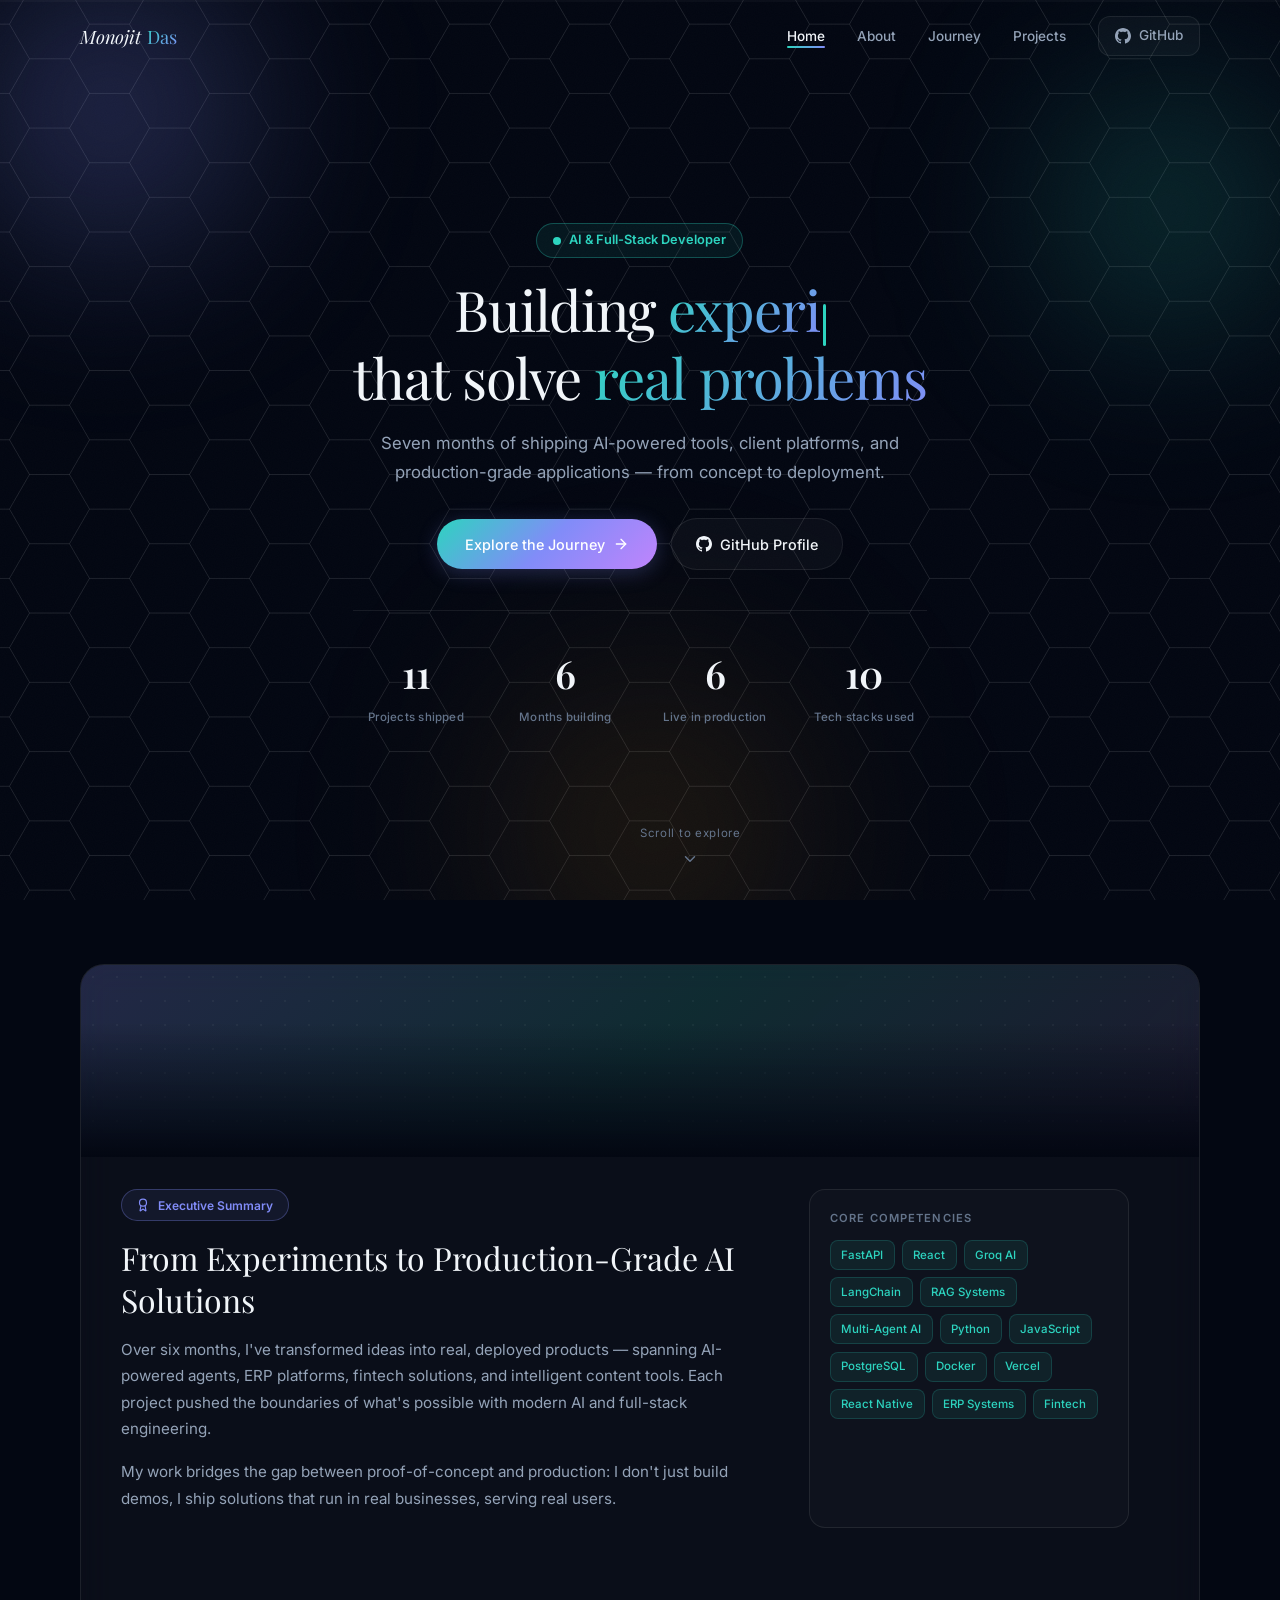
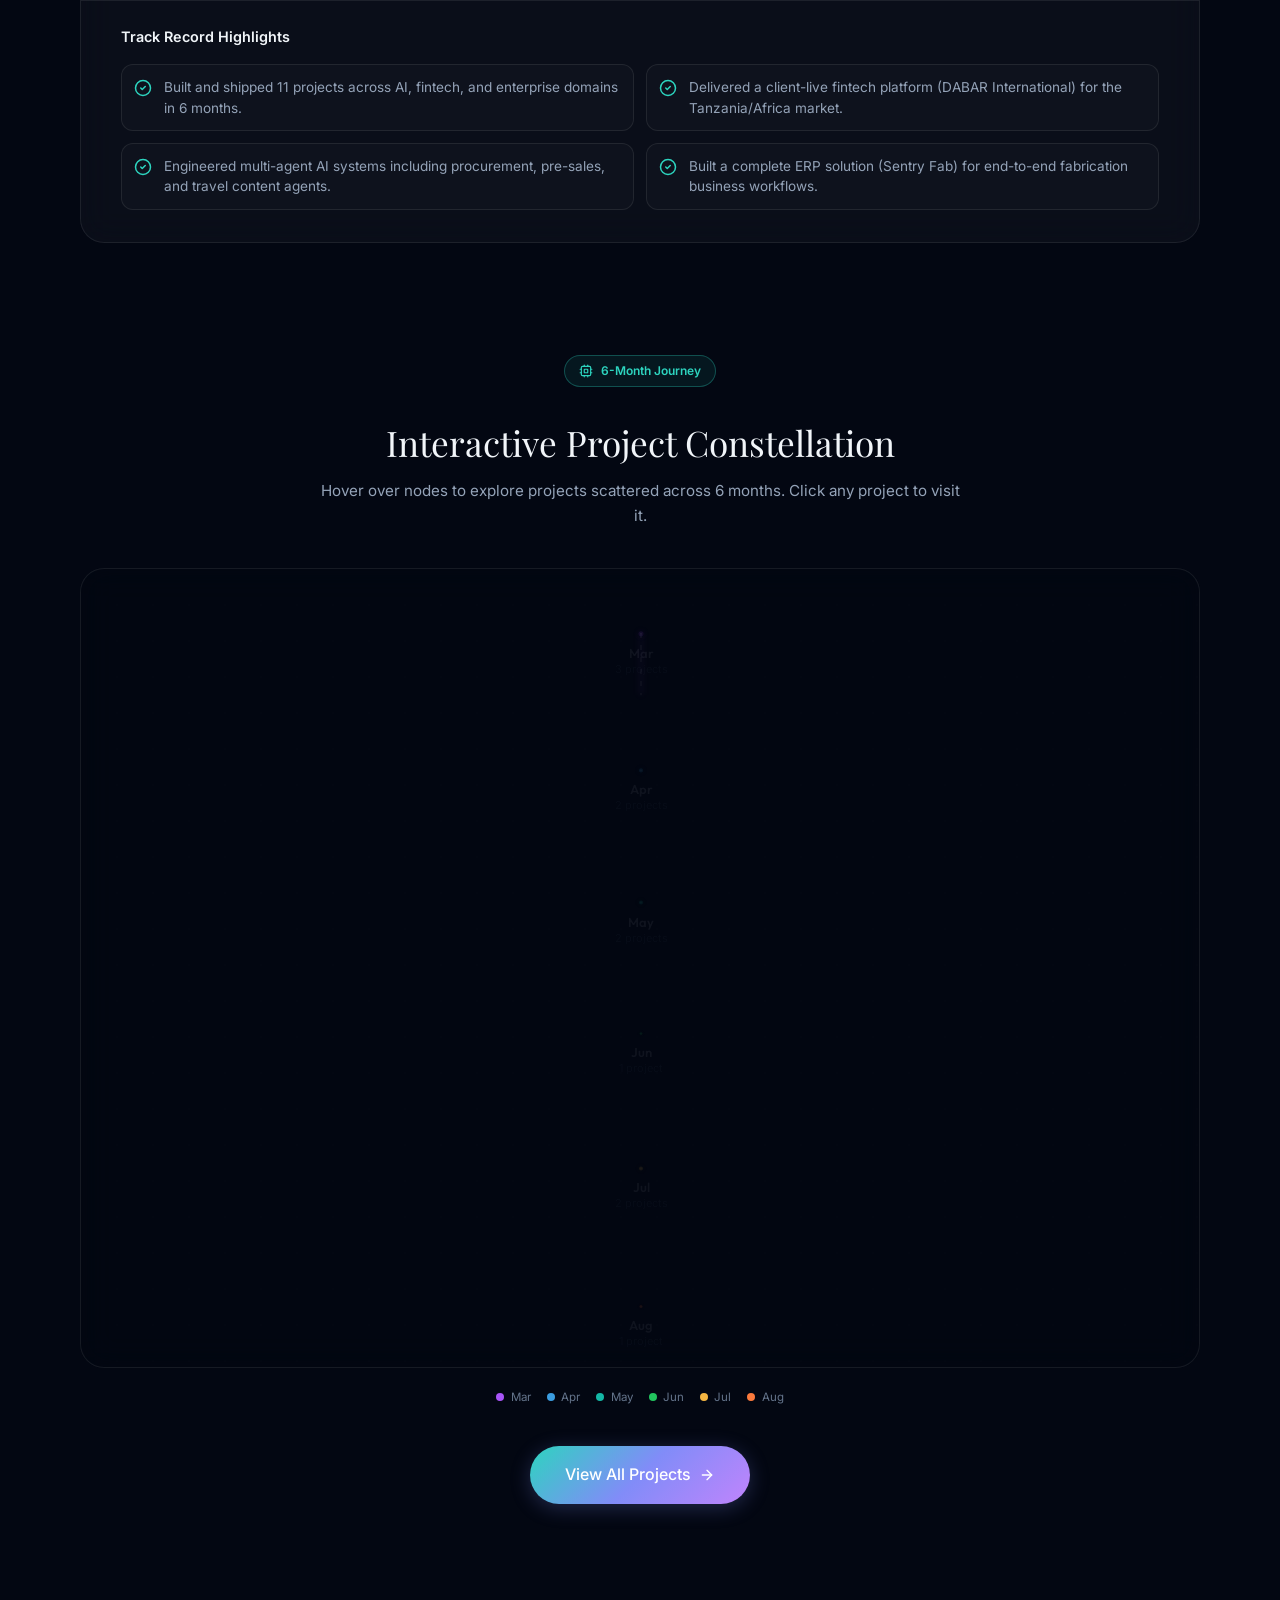
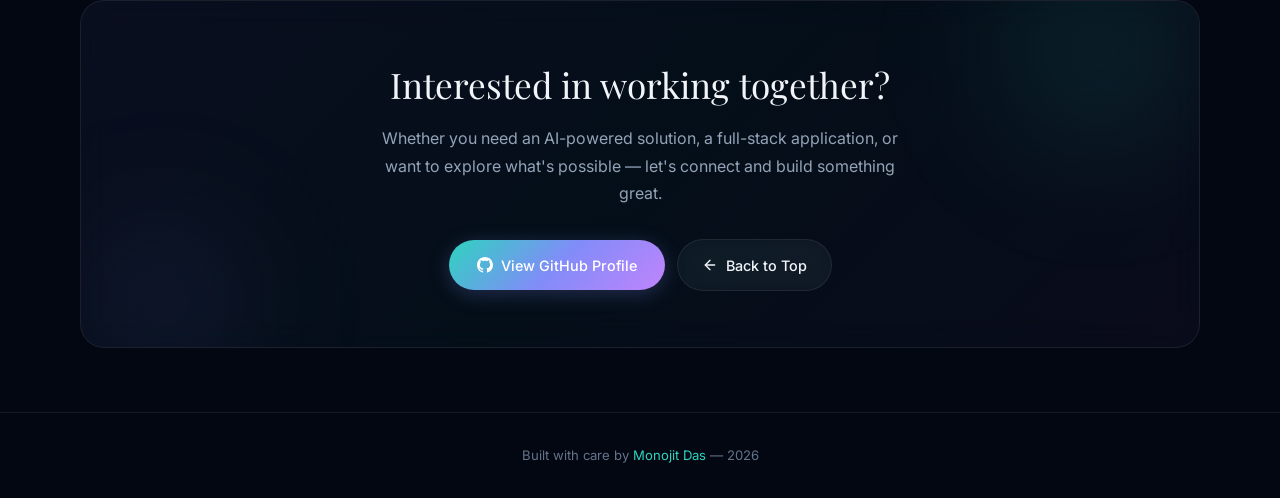
<file: index.html>
<!DOCTYPE html>
<html lang="en">

<head>
  <meta charset="UTF-8" />
  <meta name="viewport" content="width=device-width, initial-scale=1.0" />
  <title>Executive Portfolio | Monojit Das</title>
  <meta name="description"
    content="AI-Powered Solutions, Full-Stack Development, and Client Digital Transformation Portfolio" />
  <link rel="preconnect" href="https://fonts.googleapis.com">
  <link rel="preconnect" href="https://fonts.gstatic.com" crossorigin>
  <link
    href="https://fonts.googleapis.com/css2?family=Inter:wght@400;500;600&family=Outfit:wght@400;500;600;700;800&family=Playfair+Display:ital,wght@0,400;0,500;0,600;1,400;1,500&display=swap"
    rel="stylesheet">
  <link rel="stylesheet" href="styles.css" />
</head>

<body>

  <div class="progress">
    <div class="progress-fill" id="progressFill"></div>
  </div>
  <canvas id="shapegrid-canvas" class="shapegrid-canvas"></canvas>
  <div class="noise"></div>

  <!-- HEADER -->
  <header class="header" id="header">
    <div class="container">
      <a href="#" class="logo">Monojit <em class="gradient-text">Das</em></a>
      <nav>
        <ul class="nav-links">
          <li><a href="#top" class="active">Home</a></li>
          <li><a href="#about">About</a></li>
          <li><a href="#map">Journey</a></li>
          <li><a href="projects.html">Projects</a></li>
          <li>
            <a href="https://github.com/MonojitVE" target="_blank" rel="noopener" class="gh">
              <svg viewBox="0 0 24 24" fill="currentColor">
                <path
                  d="M12 0c-6.626 0-12 5.373-12 12 0 5.302 3.438 9.8 8.207 11.387.599.111.793-.261.793-.577v-2.234c-3.338.726-4.033-1.416-4.033-1.416-.546-1.387-1.333-1.756-1.333-1.756-1.089-.745.083-.729.083-.729 1.205.084 1.839 1.237 1.839 1.237 1.07 1.834 2.807 1.304 3.492.997.107-.775.418-1.305.762-1.604-2.665-.305-5.467-1.334-5.467-5.931 0-1.311.469-2.381 1.236-3.221-.124-.303-.535-1.524.117-3.176 0 0 1.008-.322 3.301 1.23.957-.266 1.983-.399 3.003-.404 1.02.005 2.047.138 3.006.404 2.291-1.552 3.297-1.23 3.297-1.23.653 1.653.242 2.874.118 3.176.77.84 1.235 1.911 1.235 3.221 0 4.609-2.807 5.624-5.479 5.921.43.372.823 1.102.823 2.222v3.293c0 .319.192.694.801.576 4.765-1.589 8.199-6.086 8.199-11.386 0-6.627-5.373-12-12-12z" />
              </svg>
              GitHub
            </a>
          </li>
        </ul>
      </nav>
      <button type="button" class="mobile-menu-btn" id="mobileMenuBtn" aria-label="Open navigation menu">
        <svg xmlns="http://www.w3.org/2000/svg" viewBox="0 0 24 24" fill="none" stroke="currentColor" stroke-width="2"
          stroke-linecap="round" stroke-linejoin="round">
          <line x1="4" x2="20" y1="12" y2="12"></line>
          <line x1="4" x2="20" y1="6" y2="6"></line>
          <line x1="4" x2="20" y1="18" y2="18"></line>
        </svg>
      </button>
    </div>
  </header>

  <!-- Mobile nav -->
  <div class="mobile-nav" id="mobileNav">
    <button type="button" class="mobile-nav-close" id="mobileNavClose" aria-label="Close navigation menu">
      <svg xmlns="http://www.w3.org/2000/svg" viewBox="0 0 24 24" fill="none" stroke="currentColor" stroke-width="2"
        stroke-linecap="round" stroke-linejoin="round">
        <line x1="18" y1="6" x2="6" y2="18"></line>
        <line x1="6" y1="6" x2="18" y2="18"></line>
      </svg>
    </button>
    <a href="#top">Home</a>
    <a href="#about">About</a>
    <a href="#map">Journey</a>
    <a href="projects.html">Projects</a>
    <a href="https://github.com/MonojitVE" target="_blank" rel="noopener">GitHub</a>
  </div>

  <!-- HERO -->
  <section class="hero" id="top">
    <div class="hero-orb-3"></div>
    <div class="container">
      <div class="hero-content">
        <div class="badge"><span class="dot"></span>AI & Full-Stack Developer</div>
        <h1>Building <span class="roll" id="typing">experiments</span><span class="cursor"></span><br>
          that solve <span class="gradient-text">real problems</span></h1>
        <p>Seven months of shipping AI-powered tools, client platforms, and production-grade applications — from concept
          to deployment.</p>
        <div class="hero-ctas">
          <a href="#map" class="btn-primary">
            Explore the Journey
            <svg xmlns="http://www.w3.org/2000/svg" viewBox="0 0 24 24" fill="none" stroke="currentColor"
              stroke-width="2" stroke-linecap="round" stroke-linejoin="round">
              <path d="M5 12h14"></path>
              <path d="m12 5 7 7-7 7"></path>
            </svg>
          </a>
          <a href="https://github.com/MonojitVE" target="_blank" rel="noopener" class="btn-outline">
            <svg viewBox="0 0 24 24" fill="currentColor" width="16" height="16">
              <path
                d="M12 0c-6.626 0-12 5.373-12 12 0 5.302 3.438 9.8 8.207 11.387.599.111.793-.261.793-.577v-2.234c-3.338.726-4.033-1.416-4.033-1.416-.546-1.387-1.333-1.756-1.333-1.756-1.089-.745.083-.729.083-.729 1.205.084 1.839 1.237 1.839 1.237 1.07 1.834 2.807 1.304 3.492.997.107-.775.418-1.305.762-1.604-2.665-.305-5.467-1.334-5.467-5.931 0-1.311.469-2.381 1.236-3.221-.124-.303-.535-1.524.117-3.176 0 0 1.008-.322 3.301 1.23.957-.266 1.983-.399 3.003-.404 1.02.005 2.047.138 3.006.404 2.291-1.552 3.297-1.23 3.297-1.23.653 1.653.242 2.874.118 3.176.77.84 1.235 1.911 1.235 3.221 0 4.609-2.807 5.624-5.479 5.921.43.372.823 1.102.823 2.222v3.293c0 .319.192.694.801.576 4.765-1.589 8.199-6.086 8.199-11.386 0-6.627-5.373-12-12-12z" />
            </svg>
            GitHub Profile
          </a>
        </div>
        <div class="stats">
          <div class="stat">
            <div class="stat-n" id="count">0</div>
            <div class="stat-l">Projects shipped</div>
          </div>
          <div class="stat">
            <div class="stat-n">6</div>
            <div class="stat-l">Months building</div>
          </div>
          <div class="stat">
            <div class="stat-n" id="liveCount">0</div>
            <div class="stat-l">Live in production</div>
          </div>
          <div class="stat">
            <div class="stat-n" id="stackCount">0</div>
            <div class="stat-l">Tech stacks used</div>
          </div>
        </div>
      </div>
    </div>
    <div class="scroll-hint" id="scrollHint">
      <span>Scroll to explore</span>
      <svg viewBox="0 0 24 24" fill="none" stroke="currentColor" stroke-width="2" stroke-linecap="round"
        stroke-linejoin="round">
        <polyline points="6 9 12 15 18 9" />
      </svg>
    </div>
  </section>

  <!-- ABOUT -->
  <section class="about-section" id="about">
    <div class="container">
      <div class="about-card glass-card fade-in-section">
        <div class="about-banner">
          <div class="about-banner-pattern"></div>
        </div>
        <div class="about-body">
          <div class="about-text">
            <div class="section-badge">
              <svg xmlns="http://www.w3.org/2000/svg" viewBox="0 0 24 24" fill="none" stroke="currentColor"
                stroke-width="2" stroke-linecap="round" stroke-linejoin="round">
                <path
                  d="m15.477 12.89 1.515 8.526a.5.5 0 0 1-.81.47l-3.58-2.687a1 1 0 0 0-1.197 0l-3.586 2.686a.5.5 0 0 1-.81-.469l1.514-8.526">
                </path>
                <circle cx="12" cy="8" r="6"></circle>
              </svg>
              Executive Summary
            </div>
            <h2>From Experiments to Production-Grade AI Solutions</h2>
            <p>Over six months, I've transformed ideas into real, deployed products — spanning AI-powered agents, ERP
              platforms, fintech solutions, and intelligent content tools. Each project pushed the boundaries of what's
              possible with modern AI and full-stack engineering.</p>
            <p>My work bridges the gap between proof-of-concept and production: I don't just build demos, I ship
              solutions that run in real businesses, serving real users.</p>
          </div>
          <div class="competencies-card">
            <h3>Core Competencies</h3>
            <div class="competency-tags">
              <span class="competency-tag">FastAPI</span>
              <span class="competency-tag">React</span>
              <span class="competency-tag">Groq AI</span>
              <span class="competency-tag">LangChain</span>
              <span class="competency-tag">RAG Systems</span>
              <span class="competency-tag">Multi-Agent AI</span>
              <span class="competency-tag">Python</span>
              <span class="competency-tag">JavaScript</span>
              <span class="competency-tag">PostgreSQL</span>
              <span class="competency-tag">Docker</span>
              <span class="competency-tag">Vercel</span>
              <span class="competency-tag">React Native</span>
              <span class="competency-tag">ERP Systems</span>
              <span class="competency-tag">Fintech</span>
            </div>
          </div>
        </div>
        <div class="track-record">
          <h3>Track Record Highlights</h3>
          <div class="track-grid">
            <div class="track-item">
              <svg xmlns="http://www.w3.org/2000/svg" viewBox="0 0 24 24" fill="none" stroke="currentColor"
                stroke-width="2" stroke-linecap="round" stroke-linejoin="round">
                <circle cx="12" cy="12" r="10"></circle>
                <path d="m9 12 2 2 4-4"></path>
              </svg>
              <span>Built and shipped 11 projects across AI, fintech, and enterprise domains in 6 months.</span>
            </div>
            <div class="track-item">
              <svg xmlns="http://www.w3.org/2000/svg" viewBox="0 0 24 24" fill="none" stroke="currentColor"
                stroke-width="2" stroke-linecap="round" stroke-linejoin="round">
                <circle cx="12" cy="12" r="10"></circle>
                <path d="m9 12 2 2 4-4"></path>
              </svg>
              <span>Delivered a client-live fintech platform (DABAR International) for the Tanzania/Africa
                market.</span>
            </div>
            <div class="track-item">
              <svg xmlns="http://www.w3.org/2000/svg" viewBox="0 0 24 24" fill="none" stroke="currentColor"
                stroke-width="2" stroke-linecap="round" stroke-linejoin="round">
                <circle cx="12" cy="12" r="10"></circle>
                <path d="m9 12 2 2 4-4"></path>
              </svg>
              <span>Engineered multi-agent AI systems including procurement, pre-sales, and travel content
                agents.</span>
            </div>
            <div class="track-item">
              <svg xmlns="http://www.w3.org/2000/svg" viewBox="0 0 24 24" fill="none" stroke="currentColor"
                stroke-width="2" stroke-linecap="round" stroke-linejoin="round">
                <circle cx="12" cy="12" r="10"></circle>
                <path d="m9 12 2 2 4-4"></path>
              </svg>
              <span>Built a complete ERP solution (Sentry Fab) for end-to-end fabrication business workflows.</span>
            </div>
          </div>
        </div>
      </div>
    </div>
  </section>

  <!-- CONSTELLATION MAP -->
  <section class="constellation-section" id="map">
    <div class="container">
      <div class="section-header fade-in-section">
        <div class="section-badge teal">
          <svg xmlns="http://www.w3.org/2000/svg" viewBox="0 0 24 24" fill="none" stroke="currentColor" stroke-width="2"
            stroke-linecap="round" stroke-linejoin="round">
            <rect width="16" height="16" x="4" y="4" rx="2"></rect>
            <rect width="6" height="6" x="9" y="9" rx="1"></rect>
            <path d="M15 2v2"></path>
            <path d="M15 20v2"></path>
            <path d="M2 15h2"></path>
            <path d="M2 9h2"></path>
            <path d="M20 15h2"></path>
            <path d="M20 9h2"></path>
            <path d="M9 2v2"></path>
            <path d="M9 20v2"></path>
          </svg>
          6-Month Journey
        </div>
        <h2>Interactive Project Constellation</h2>
        <p>Hover over nodes to explore projects scattered across 6 months. Click any project to visit it.</p>
      </div>
      <div class="map-container glass-card">
        <canvas class="map-canvas" id="constellationCanvas"></canvas>
        <div class="map-tooltip" id="mapTooltip"></div>
      </div>
      <div class="map-legend" id="mapLegend"></div>

      <div class="view-projects-cta fade-in-section">
        <a href="projects.html" class="btn-primary" style="font-size: 1rem; padding: 1rem 2.2rem;">
          View All Projects
          <svg xmlns="http://www.w3.org/2000/svg" viewBox="0 0 24 24" fill="none" stroke="currentColor" stroke-width="2"
            stroke-linecap="round" stroke-linejoin="round">
            <path d="M5 12h14"></path>
            <path d="m12 5 7 7-7 7"></path>
          </svg>
        </a>
      </div>
    </div>
  </section>

  <!-- CTA -->
  <section class="cta-section">
    <div class="container">
      <div class="cta-card glass-card fade-in-section">
        <h2>Interested in working together?</h2>
        <p>Whether you need an AI-powered solution, a full-stack application, or want to explore what's possible — let's
          connect and build something great.</p>
        <div class="cta-buttons">
          <a href="https://github.com/MonojitVE" target="_blank" rel="noopener" class="btn-primary">
            <svg viewBox="0 0 24 24" fill="currentColor" width="16" height="16">
              <path
                d="M12 0c-6.626 0-12 5.373-12 12 0 5.302 3.438 9.8 8.207 11.387.599.111.793-.261.793-.577v-2.234c-3.338.726-4.033-1.416-4.033-1.416-.546-1.387-1.333-1.756-1.333-1.756-1.089-.745.083-.729.083-.729 1.205.084 1.839 1.237 1.839 1.237 1.07 1.834 2.807 1.304 3.492.997.107-.775.418-1.305.762-1.604-2.665-.305-5.467-1.334-5.467-5.931 0-1.311.469-2.381 1.236-3.221-.124-.303-.535-1.524.117-3.176 0 0 1.008-.322 3.301 1.23.957-.266 1.983-.399 3.003-.404 1.02.005 2.047.138 3.006.404 2.291-1.552 3.297-1.23 3.297-1.23.653 1.653.242 2.874.118 3.176.77.84 1.235 1.911 1.235 3.221 0 4.609-2.807 5.624-5.479 5.921.43.372.823 1.102.823 2.222v3.293c0 .319.192.694.801.576 4.765-1.589 8.199-6.086 8.199-11.386 0-6.627-5.373-12-12-12z" />
            </svg>
            View GitHub Profile
          </a>
          <a href="#top" class="btn-outline">
            <svg xmlns="http://www.w3.org/2000/svg" viewBox="0 0 24 24" fill="none" stroke="currentColor"
              stroke-width="2" stroke-linecap="round" stroke-linejoin="round">
              <path d="m12 19-7-7 7-7"></path>
              <path d="M19 12H5"></path>
            </svg>
            Back to Top
          </a>
        </div>
      </div>
    </div>
  </section>

  <footer class="footer">
    <div class="container">
      <p>Built with care by <a href="https://github.com/MonojitVE" target="_blank" rel="noopener">Monojit Das</a> —
        <span id="year"></span>
      </p>
    </div>
  </footer>

  <script src="script.js"></script>
</body>

</html>
</file>
<file: styles.css>
/* ========================================================
   DESIGN SYSTEM — ProjectShowcase (Executive Portfolio)
   ======================================================== */

:root {
  --bg-0: #030712;
  --bg-1: #0b0f19;
  --bg-2: #111827;
  --bg-card: rgba(255, 255, 255, 0.03);
  --bg-card-hover: rgba(255, 255, 255, 0.06);
  --border: rgba(255, 255, 255, 0.08);
  --border-hi: rgba(255, 255, 255, 0.15);
  --ink: #f1f5f9;
  --ink-2: #94a3b8;
  --ink-3: #64748b;
  --teal: #2dd4bf;
  --indigo: #818cf8;
  --violet: #c084fc;
  --rose: #f472b6;
  --accent: #f59e0b;
  --green: #22c55e;
  --feb: #f472b6;
  --mar: #a855f7;
  --apr: #3b9de0;
  --may: #14b8a6;
  --jun: #22c55e;
  --jul: #f5b642;
  --aug: #fb7a3c;
  --font-display: 'Playfair Display', 'Georgia', serif;
  --font-h: 'Outfit', sans-serif;
  --font-b: 'Inter', sans-serif;
  --ease: cubic-bezier(.16, 1, .3, 1);
}

*, *::before, *::after { margin: 0; padding: 0; box-sizing: border-box; }

html {
  scroll-behavior: smooth;
  -webkit-font-smoothing: antialiased;
  -moz-osx-font-smoothing: grayscale;
  overflow-x: clip;
}

body {
  font-family: var(--font-b);
  background: var(--bg-0);
  color: var(--ink);
  line-height: 1.6;
  overflow-x: clip;
  min-height: 100vh;
  display: flex;
  flex-direction: column;
}

::selection { background: rgba(45, 212, 191, 0.3); color: #fff; }
a { color: inherit; text-decoration: none; }
img { display: block; max-width: 100%; }

.container { max-width: 1200px; margin: 0 auto; padding: 0 2.5rem; position: relative; z-index: 2; }
@media (max-width: 640px) { .container { padding: 0 1.25rem; } }

/* — Utilities — */
.gradient-text {
  background: linear-gradient(135deg, var(--teal), var(--indigo), var(--violet));
  background-size: 200% 200%;
  -webkit-background-clip: text;
  background-clip: text;
  -webkit-text-fill-color: transparent;
  animation: gradientShift 6s ease-in-out infinite;
}

@keyframes gradientShift { 0%, 100% { background-position: 0% 50%; } 50% { background-position: 100% 50%; } }

.glass-card {
  background: rgba(255, 255, 255, 0.03);
  border: 1px solid var(--border);
  backdrop-filter: blur(16px);
  -webkit-backdrop-filter: blur(16px);
}

.glass-card-hover { transition: border-color 0.3s, background 0.3s, box-shadow 0.3s; }
.glass-card-hover:hover { border-color: var(--border-hi); background: rgba(255, 255, 255, 0.055); box-shadow: 0 8px 32px rgba(0, 0, 0, 0.2); }

/* — Background — */
.shapegrid-canvas { position: fixed; inset: 0; z-index: 0; pointer-events: auto; width: 100%; height: 100%; border: none; display: block; }
.noise { position: fixed; inset: 0; z-index: 1; pointer-events: none; opacity: .02; background-image: url("data:image/svg+xml,%3Csvg viewBox='0 0 256 256' xmlns='http://www.w3.org/2000/svg'%3E%3Cfilter id='n'%3E%3CfeTurbulence type='fractalNoise' baseFrequency='0.9' numOctaves='4'/%3E%3C/filter%3E%3Crect width='100%25' height='100%25' filter='url(%23n)'/%3E%3C/svg%3E"); background-size: 256px 256px; }

.progress { position: fixed; top: 0; left: 0; width: 100%; height: 2px; z-index: 200; background: rgba(255, 255, 255, 0.03); }
.progress-fill { height: 100%; width: 0; background: linear-gradient(90deg, var(--teal), var(--indigo), var(--violet)); box-shadow: 0 0 12px rgba(45, 212, 191, 0.5); }

/* ========================================================
   HEADER
   ======================================================== */
.header { position: fixed; top: 2px; left: 0; right: 0; z-index: 100; padding: 0.9rem 0; transition: 0.35s var(--ease); border-bottom: 1px solid transparent; }
.header.scrolled { background: rgba(3, 7, 18, 0.88); backdrop-filter: blur(18px); -webkit-backdrop-filter: blur(18px); border-bottom-color: var(--border); }
.header .container { display: flex; align-items: center; justify-content: space-between; }

.logo { font-family: var(--font-display); font-weight: 400; font-size: 1.15rem; font-style: italic; letter-spacing: -0.01em; display: flex; align-items: center; gap: 0.4rem; transition: opacity 0.2s; }
.logo:hover { opacity: 0.9; }
.logo em { font-style: normal; font-family: var(--font-display); }

.nav-links { display: flex; align-items: center; gap: 2rem; list-style: none; }
.nav-links a { font-size: 0.85rem; font-weight: 500; color: var(--ink-2); position: relative; transition: color 0.2s; }
.nav-links a:hover, .nav-links a.active { color: var(--ink); }
.nav-links a.active::after { content: ''; position: absolute; left: 0; bottom: -4px; width: 100%; height: 2px; background: linear-gradient(90deg, var(--teal), var(--indigo)); border-radius: 999px; }
.nav-links a:not(.active):not(.gh)::after { content: ''; position: absolute; left: 0; bottom: -4px; width: 0; height: 1.5px; background: var(--teal); transition: width 0.3s var(--ease); }
.nav-links a:not(.active):not(.gh):hover::after { width: 100%; }

.gh { display: inline-flex; align-items: center; gap: 0.5rem; padding: 0.5rem 1rem; border-radius: 0.75rem; border: 1px solid var(--border); background: rgba(255, 255, 255, 0.03); font-size: 0.85rem; color: var(--ink-2); transition: 0.25s; }
.gh:hover { border-color: var(--border-hi); background: rgba(255, 255, 255, 0.06); color: var(--ink); }
.gh svg { width: 16px; height: 16px; }

.mobile-menu-btn { display: none; align-items: center; justify-content: center; width: 40px; height: 40px; border-radius: 0.75rem; border: 1px solid var(--border); background: rgba(255, 255, 255, 0.04); color: var(--ink-2); cursor: pointer; transition: 0.2s; }
.mobile-menu-btn:hover { background: rgba(255, 255, 255, 0.08); color: var(--ink); }
.mobile-menu-btn svg { width: 20px; height: 20px; }

.mobile-nav { display: none; position: fixed; inset: 0; z-index: 150; background: rgba(3, 7, 18, 0.96); backdrop-filter: blur(24px); flex-direction: column; align-items: center; justify-content: center; gap: 2rem; opacity: 0; transform: translateY(-10px); transition: opacity 0.3s var(--ease), transform 0.3s var(--ease); pointer-events: none; }
.mobile-nav.open { display: flex; opacity: 1; transform: translateY(0); pointer-events: auto; }
.mobile-nav a { font-family: var(--font-h); font-size: 1.3rem; font-weight: 500; color: var(--ink-2); transition: color 0.2s; }
.mobile-nav a:hover { color: var(--ink); }
.mobile-nav-close { position: absolute; top: 1.2rem; right: 1.5rem; width: 40px; height: 40px; border-radius: 0.75rem; border: 1px solid var(--border); background: rgba(255, 255, 255, 0.04); color: var(--ink-2); cursor: pointer; display: flex; align-items: center; justify-content: center; transition: 0.2s; }
.mobile-nav-close:hover { background: rgba(255, 255, 255, 0.08); color: var(--ink); }
.mobile-nav-close svg { width: 20px; height: 20px; }

@media (max-width: 768px) {
  .nav-links { display: none; }
  .mobile-menu-btn { display: flex; }
}

/* ========================================================
   HERO
   ======================================================== */
.hero { min-height: 100vh; display: flex; align-items: center; justify-content: center; position: relative; padding: 7rem 0 4rem; overflow: hidden; text-align: center; }

.hero::before { content: ''; position: absolute; width: 420px; height: 420px; background: radial-gradient(circle, rgba(129, 140, 248, 0.35), transparent 70%); top: -100px; left: -100px; border-radius: 50%; animation: floatOrb 18s ease-in-out infinite alternate; filter: blur(80px); pointer-events: none; }
.hero::after { content: ''; position: absolute; width: 380px; height: 380px; background: radial-gradient(circle, rgba(45, 212, 191, 0.25), transparent 70%); top: 20px; right: -80px; border-radius: 50%; animation: floatOrb 22s ease-in-out infinite alternate-reverse; filter: blur(80px); pointer-events: none; }
.hero-orb-3 { position: absolute; width: 460px; height: 460px; background: radial-gradient(circle, rgba(245, 158, 11, 0.18), transparent 70%); bottom: -160px; left: 33%; border-radius: 50%; animation: floatOrb 26s ease-in-out infinite; filter: blur(100px); pointer-events: none; }

@keyframes floatOrb { 0% { transform: translate(0, 0) scale(1); } 50% { transform: translate(30px, -25px) scale(1.1); } 100% { transform: translate(-15px, 15px) scale(1.05); } }

.hero-content { max-width: 820px; margin: 0 auto; position: relative; z-index: 2; }

.badge { display: inline-flex; align-items: center; gap: 0.5rem; padding: 0.4rem 1rem; border-radius: 999px; border: 1px solid rgba(45, 212, 191, 0.3); background: rgba(45, 212, 191, 0.08); font-size: 0.8rem; font-weight: 600; color: var(--teal); margin-bottom: 1.25rem; opacity: 0; transform: translateY(16px); animation: rise 0.7s var(--ease) 0.1s forwards; }
.badge .dot { width: 8px; height: 8px; border-radius: 50%; background: var(--teal); animation: pulse 2s ease-in-out infinite; }
@keyframes pulse { 0%, 100% { opacity: 1; box-shadow: 0 0 0 0 rgba(45, 212, 191, 0.4); } 50% { opacity: 0.7; box-shadow: 0 0 0 8px rgba(45, 212, 191, 0); } }

h1 { font-family: var(--font-display); font-weight: 400; font-size: clamp(2.2rem, 5.5vw, 3.5rem); line-height: 1.12; letter-spacing: -0.02em; margin-bottom: 1.25rem; color: var(--ink); opacity: 0; transform: translateY(22px); animation: rise 0.8s var(--ease) 0.25s forwards; }
h1 .roll { background: linear-gradient(135deg, var(--teal), var(--indigo), var(--green)); background-size: 200% 200%; -webkit-background-clip: text; background-clip: text; -webkit-text-fill-color: transparent; animation: gradientShift 5s ease-in-out infinite; }
.cursor { display: inline-block; width: 3px; height: 0.75em; background: var(--teal); margin-left: 3px; vertical-align: text-bottom; border-radius: 2px; animation: blink 1s step-end infinite; }
@keyframes blink { 50% { opacity: 0; } }

.hero p { font-size: 1.05rem; color: var(--ink-2); max-width: 560px; margin: 0 auto 2rem; line-height: 1.7; opacity: 0; transform: translateY(18px); animation: rise 0.7s var(--ease) 0.4s forwards; }

.hero-ctas { display: flex; flex-direction: column; align-items: stretch; gap: 0.9rem; margin-bottom: 2.5rem; opacity: 0; transform: translateY(18px); animation: rise 0.7s var(--ease) 0.5s forwards; }
@media (min-width: 480px) { .hero-ctas { flex-direction: row; align-items: center; justify-content: center; } }

.btn-primary { display: inline-flex; align-items: center; justify-content: center; gap: 0.5rem; padding: 0.85rem 1.75rem; border-radius: 999px; background: linear-gradient(135deg, var(--teal), var(--indigo), var(--violet)); color: #fff; font-size: 0.9rem; font-weight: 500; box-shadow: 0 4px 20px rgba(129, 140, 248, 0.25); transition: transform 0.25s var(--ease), box-shadow 0.25s; white-space: nowrap; }
.btn-primary:hover { transform: scale(1.02); box-shadow: 0 6px 28px rgba(129, 140, 248, 0.35); }
.btn-primary:active { transform: scale(0.97); }
.btn-primary svg { width: 16px; height: 16px; }

.btn-outline { display: inline-flex; align-items: center; justify-content: center; gap: 0.5rem; padding: 0.85rem 1.5rem; border-radius: 999px; border: 1px solid var(--border); background: rgba(255, 255, 255, 0.03); color: var(--ink); font-size: 0.9rem; font-weight: 500; transition: 0.25s; white-space: nowrap; backdrop-filter: blur(8px); }
.btn-outline:hover { border-color: var(--border-hi); background: rgba(255, 255, 255, 0.06); color: var(--teal); }
.btn-outline svg { width: 16px; height: 16px; }

/* Stats */
.stats { display: grid; grid-template-columns: repeat(4, 1fr); gap: 1.5rem; border-top: 1px solid var(--border); padding-top: 2rem; opacity: 0; transform: translateY(18px); animation: rise 0.7s var(--ease) 0.6s forwards; }
@media (max-width: 480px) { .stats { grid-template-columns: repeat(2, 1fr); gap: 1.2rem; } }
.stat { text-align: center; }
.stat-n { font-family: var(--font-display); font-size: clamp(1.6rem, 3vw, 2.4rem); font-weight: 600; letter-spacing: -0.02em; color: var(--ink); }
.stat-l { font-size: 0.72rem; font-weight: 500; color: var(--ink-3); letter-spacing: 0.02em; margin-top: 0.25rem; line-height: 1.4; }

@keyframes rise { to { opacity: 1; transform: translateY(0); } }

.scroll-hint { position: absolute; bottom: 2rem; left: 50%; transform: translateX(-50%); display: flex; flex-direction: column; align-items: center; gap: 0.5rem; opacity: 0; animation: rise 0.7s var(--ease) 0.9s forwards; transition: opacity 0.3s; z-index: 2; }
.scroll-hint span { font-size: 0.72rem; color: var(--ink-3); letter-spacing: 0.06em; }
.scroll-hint svg { width: 18px; height: 18px; color: var(--ink-3); animation: bob 2s ease-in-out infinite; }
@keyframes bob { 0%, 100% { transform: translateY(0); } 50% { transform: translateY(6px); } }

/* ========================================================
   ABOUT SECTION
   ======================================================== */
.about-section { position: relative; z-index: 2; padding: 4rem 0 3rem; }
.about-card { border-radius: 1.5rem; overflow: hidden; border: 1px solid var(--border); }

.about-banner { width: 100%; height: 192px; position: relative; background: linear-gradient(135deg, rgba(129, 140, 248, 0.2), rgba(45, 212, 191, 0.15), rgba(192, 132, 252, 0.1)); overflow: hidden; }
.about-banner::after { content: ''; position: absolute; inset: 0; background: linear-gradient(to bottom, transparent 30%, var(--bg-0)); }
.about-banner-pattern { position: absolute; inset: 0; background-image: radial-gradient(circle, rgba(255, 255, 255, 0.08) 1px, transparent 1px); background-size: 24px 24px; opacity: 0.5; }

.about-body { padding: 2rem 2.5rem 2.5rem; display: flex; flex-direction: column; gap: 2rem; }
@media (min-width: 768px) { .about-body { flex-direction: row; gap: 3rem; } }

.about-text { flex: 1; max-width: 640px; }
.about-text h2 { font-family: var(--font-display); font-size: clamp(1.5rem, 3vw, 2rem); font-weight: 400; color: var(--ink); margin-bottom: 1rem; line-height: 1.3; }
.about-text p { font-size: 0.95rem; color: var(--ink-2); line-height: 1.75; margin-bottom: 1rem; }

.section-badge { display: inline-flex; align-items: center; gap: 0.5rem; border-radius: 999px; border: 1px solid rgba(129, 140, 248, 0.3); background: rgba(129, 140, 248, 0.08); padding: 0.35rem 0.9rem; font-size: 0.75rem; font-weight: 600; color: var(--indigo); margin-bottom: 1rem; }
.section-badge.teal { border-color: rgba(45, 212, 191, 0.3); background: rgba(45, 212, 191, 0.08); color: var(--teal); }
.section-badge.violet { border-color: rgba(192, 132, 252, 0.3); background: rgba(192, 132, 252, 0.08); color: var(--violet); }
.section-badge svg { width: 14px; height: 14px; }

.competencies-card { width: 100%; border-radius: 1rem; border: 1px solid var(--border); background: rgba(255, 255, 255, 0.02); padding: 1.25rem; }
@media (min-width: 768px) { .competencies-card { width: 320px; flex-shrink: 0; } }
.competencies-card h3 { font-size: 0.7rem; font-weight: 600; text-transform: uppercase; letter-spacing: 0.1em; color: var(--ink-3); margin-bottom: 0.75rem; }
.competency-tags { display: flex; flex-wrap: wrap; gap: 0.45rem; }
.competency-tag { font-size: 0.72rem; font-weight: 500; padding: 0.3rem 0.65rem; border-radius: 0.5rem; background: rgba(45, 212, 191, 0.08); border: 1px solid rgba(45, 212, 191, 0.18); color: var(--teal); white-space: nowrap; }

.track-record { margin-top: 2rem; border-top: 1px solid var(--border); padding: 1.5rem 2.5rem 2rem; }
.track-record h3 { font-size: 0.9rem; font-weight: 600; color: var(--ink); margin-bottom: 1rem; }
.track-grid { display: grid; grid-template-columns: 1fr; gap: 0.75rem; }
@media (min-width: 640px) { .track-grid { grid-template-columns: repeat(2, 1fr); } }
.track-item { display: flex; align-items: flex-start; gap: 0.75rem; padding: 0.75rem; border-radius: 0.75rem; border: 1px solid var(--border); background: rgba(255, 255, 255, 0.02); }
.track-item svg { width: 18px; height: 18px; flex-shrink: 0; color: var(--teal); margin-top: 2px; }
.track-item span { font-size: 0.85rem; color: var(--ink-2); line-height: 1.5; }

/* ========================================================
   CONSTELLATION MAP
   ======================================================== */
.constellation-section { position: relative; z-index: 2; padding: 4rem 0 2rem; }

.section-header { max-width: 640px; margin: 0 auto 2.5rem; text-align: center; }
.section-header h2 { font-family: var(--font-display); font-size: clamp(1.5rem, 3.5vw, 2.2rem); font-weight: 400; color: var(--ink); margin-top: 0.75rem; margin-bottom: 0.5rem; }
.section-header p { color: var(--ink-2); font-size: 0.95rem; line-height: 1.6; }

.map-container {
  position: relative;
  width: 100%;
  height: 800px;
  border-radius: 1.5rem;
  border: 1px solid var(--border);
  background: rgba(3, 7, 18, 0.6);
}

@media (max-width: 768px) { .map-container { height: 900px; } }
@media (max-width: 480px) { .map-container { height: 950px; } }

.map-canvas {
  width: 100%;
  height: 100%;
  display: block;
  cursor: default;
  border-radius: 1.5rem;
}

.map-tooltip {
  position: absolute;
  pointer-events: none;
  background: rgba(3, 7, 18, 0.95);
  border: 1px solid var(--border-hi);
  border-radius: 0.75rem;
  padding: 0.75rem 1rem;
  opacity: 0;
  transform: translate(-50%, -100%) translateY(-12px);
  transition: opacity 0.2s, left 0.1s, top 0.1s;
  z-index: 50;
  max-width: 280px;
  width: max-content;
}

.map-tooltip.show { opacity: 1; }

.map-tooltip .tt-name {
  font-family: var(--font-h);
  font-weight: 600;
  font-size: 0.85rem;
  color: var(--ink);
  margin-bottom: 0.2rem;
}

.map-tooltip .tt-desc {
  font-size: 0.75rem;
  color: var(--ink-2);
  line-height: 1.4;
  white-space: normal;
}

.map-tooltip .tt-meta {
  font-size: 0.7rem;
  color: var(--ink-3);
  margin-top: 0.35rem;
}

.map-tooltip .tt-status {
  display: inline-block;
  font-size: 0.65rem;
  font-weight: 600;
  padding: 0.15rem 0.5rem;
  border-radius: 999px;
  margin-top: 0.35rem;
}

.map-legend {
  display: flex;
  flex-wrap: wrap;
  justify-content: center;
  gap: 1rem;
  margin-top: 1.25rem;
}

.map-legend-item {
  display: flex;
  align-items: center;
  gap: 0.4rem;
  font-size: 0.72rem;
  color: var(--ink-3);
}

.map-legend-dot {
  width: 8px;
  height: 8px;
  border-radius: 50%;
}

/* View Projects CTA */
.view-projects-cta {
  text-align: center;
  padding: 2.5rem 0 0;
  position: relative;
  z-index: 2;
}

/* ========================================================
   CTA SECTION
   ======================================================== */
.cta-section { position: relative; z-index: 2; padding: 4rem 0; }

.cta-card {
  border-radius: 1.5rem;
  overflow: hidden;
  position: relative;
  padding: 3.5rem 2.5rem;
  text-align: center;
  border: 1px solid var(--border);
  background: linear-gradient(135deg, rgba(129, 140, 248, 0.06), rgba(45, 212, 191, 0.04), rgba(192, 132, 252, 0.04));
}

.cta-card::before { content: ''; position: absolute; width: 300px; height: 300px; background: radial-gradient(circle, rgba(45, 212, 191, 0.15), transparent 70%); top: -100px; right: -50px; border-radius: 50%; filter: blur(60px); pointer-events: none; }
.cta-card::after { content: ''; position: absolute; width: 250px; height: 250px; background: radial-gradient(circle, rgba(129, 140, 248, 0.12), transparent 70%); bottom: -80px; left: -40px; border-radius: 50%; filter: blur(60px); pointer-events: none; }

.cta-card h2 { font-family: var(--font-display); font-size: clamp(1.5rem, 3vw, 2.2rem); font-weight: 400; color: var(--ink); margin-bottom: 0.75rem; position: relative; z-index: 1; }
.cta-card p { font-size: 1rem; color: var(--ink-2); max-width: 520px; margin: 0 auto 2rem; line-height: 1.7; position: relative; z-index: 1; }
.cta-buttons { display: flex; flex-direction: column; align-items: center; gap: 0.75rem; position: relative; z-index: 1; }
@media (min-width: 480px) { .cta-buttons { flex-direction: row; justify-content: center; } }

/* ========================================================
   FOOTER
   ======================================================== */
.footer { padding: 2rem 0; border-top: 1px solid var(--border); text-align: center; color: var(--ink-3); font-size: 0.82rem; position: relative; z-index: 2; margin-top: auto; }
.footer a { color: var(--teal); transition: color 0.2s; }
.footer a:hover { color: var(--ink); }

/* ========================================================
   FADE IN
   ======================================================== */
.fade-in-section { opacity: 0; transform: translateY(24px); transition: opacity 0.7s var(--ease), transform 0.7s var(--ease); }
.fade-in-section.visible { opacity: 1; transform: translateY(0); }

/* ========================================================
   PROJECTS PAGE
   ======================================================== */
.page-hero {
  position: relative;
  z-index: 2;
  padding: 8rem 0 3rem;
  text-align: center;
  overflow: hidden;
}

.page-hero::before { content: ''; position: absolute; width: 400px; height: 400px; background: radial-gradient(circle, rgba(129, 140, 248, 0.25), transparent 70%); top: -120px; left: -80px; border-radius: 50%; filter: blur(80px); pointer-events: none; }
.page-hero::after { content: ''; position: absolute; width: 350px; height: 350px; background: radial-gradient(circle, rgba(45, 212, 191, 0.2), transparent 70%); top: -60px; right: -80px; border-radius: 50%; filter: blur(80px); pointer-events: none; }

.page-hero h1 {
  opacity: 1;
  transform: none;
  animation: none;
}

.page-hero p {
  opacity: 1;
  transform: none;
  animation: none;
  font-size: 1.05rem;
  color: var(--ink-2);
  max-width: 540px;
  margin: 0 auto;
  line-height: 1.7;
}

.page-hero .back-link {
  display: inline-flex;
  align-items: center;
  gap: 0.4rem;
  font-size: 0.85rem;
  color: var(--ink-3);
  margin-bottom: 1.5rem;
  transition: color 0.2s;
}

.page-hero .back-link:hover { color: var(--teal); }
.page-hero .back-link svg { width: 16px; height: 16px; }

.projects { position: relative; z-index: 2; padding: 2rem 0 4rem; }

/* ========================================================
   SCROLL-EXPAND (projects page)
   ======================================================== */
.scroll-expand { position: relative; width: 100%; height: 100%; }
.scroll-expand__track { position: relative; width: 100%; }
.scroll-expand__stage { position: sticky; top: 0; width: 100%; overflow: hidden; --se-title-size: 4rem; }
.scroll-expand__frame { position: absolute; inset: 0; clip-path: inset(21% 29% 21% 29% round 24px); will-change: clip-path; }
.scroll-expand__media { position: absolute; inset: 0; width: 100%; height: 100%; object-fit: cover; will-change: transform; transform-origin: center; user-select: none; -webkit-user-drag: none; }
.scroll-expand__scrim { position: absolute; inset: 0; pointer-events: none; background: var(--bg-0); opacity: 0; z-index: 1; }
.scroll-expand__overlay { position: absolute; inset: 0; display: flex; flex-direction: column; align-items: center; justify-content: center; text-align: center; padding: 6%; opacity: 0; will-change: opacity, transform; z-index: 2; }
.scroll-expand__title { position: absolute; inset: 0; display: flex; align-items: center; justify-content: center; margin: 0; padding: 0 6%; text-align: center; font-family: var(--font-display); font-size: var(--se-title-size); font-weight: 400; font-style: italic; letter-spacing: -0.02em; line-height: 1; color: #fff; text-shadow: 0 4px 32px rgba(0, 0, 0, 0.9), 0 0 60px rgba(3, 7, 18, 0.8); pointer-events: none; will-change: opacity, transform; z-index: 3; }
.scroll-expand__hint { position: absolute; left: 0; right: 0; bottom: 2rem; text-align: center; font-size: 0.85rem; letter-spacing: 0.02em; color: var(--ink-3); pointer-events: none; will-change: opacity, transform; }
.se-overlay-content { max-width: 680px; margin: 0 auto; background: rgba(3, 7, 18, 0.78); backdrop-filter: blur(24px); -webkit-backdrop-filter: blur(24px); border-radius: 1.5rem; padding: 2.5rem 3rem; border: 1px solid rgba(255, 255, 255, 0.06); }
.se-desc { font-size: 1.1rem; color: var(--ink-2); margin-bottom: 2rem; line-height: 1.65; }
.se-tags { display: flex; gap: 0.6rem; flex-wrap: wrap; justify-content: center; margin-bottom: 2.5rem; }
.se-tag { font-size: 0.8rem; padding: 0.3rem 0.8rem; border-radius: 999px; background: rgba(255, 255, 255, 0.05); border: 1px solid rgba(255, 255, 255, 0.1); color: var(--ink); }
.se-btn { display: inline-flex; align-items: center; gap: 0.6rem; padding: 0.85rem 1.7rem; background: var(--ink); color: var(--bg-0); border-radius: 999px; font-size: 0.95rem; font-weight: 500; text-decoration: none; transition: transform 0.25s var(--ease); }
.se-btn:hover { transform: translateY(-2px); }
.se-btn svg { width: 18px; height: 18px; flex-shrink: 0; }

@media (max-width: 480px) {
  .about-body { padding: 1.5rem 1.25rem; }
  .track-record { padding: 1.5rem 1.25rem; }
  .cta-card { padding: 2.5rem 1.5rem; }
  .se-overlay-content { padding: 1.5rem 1.25rem; }
}
</file>
